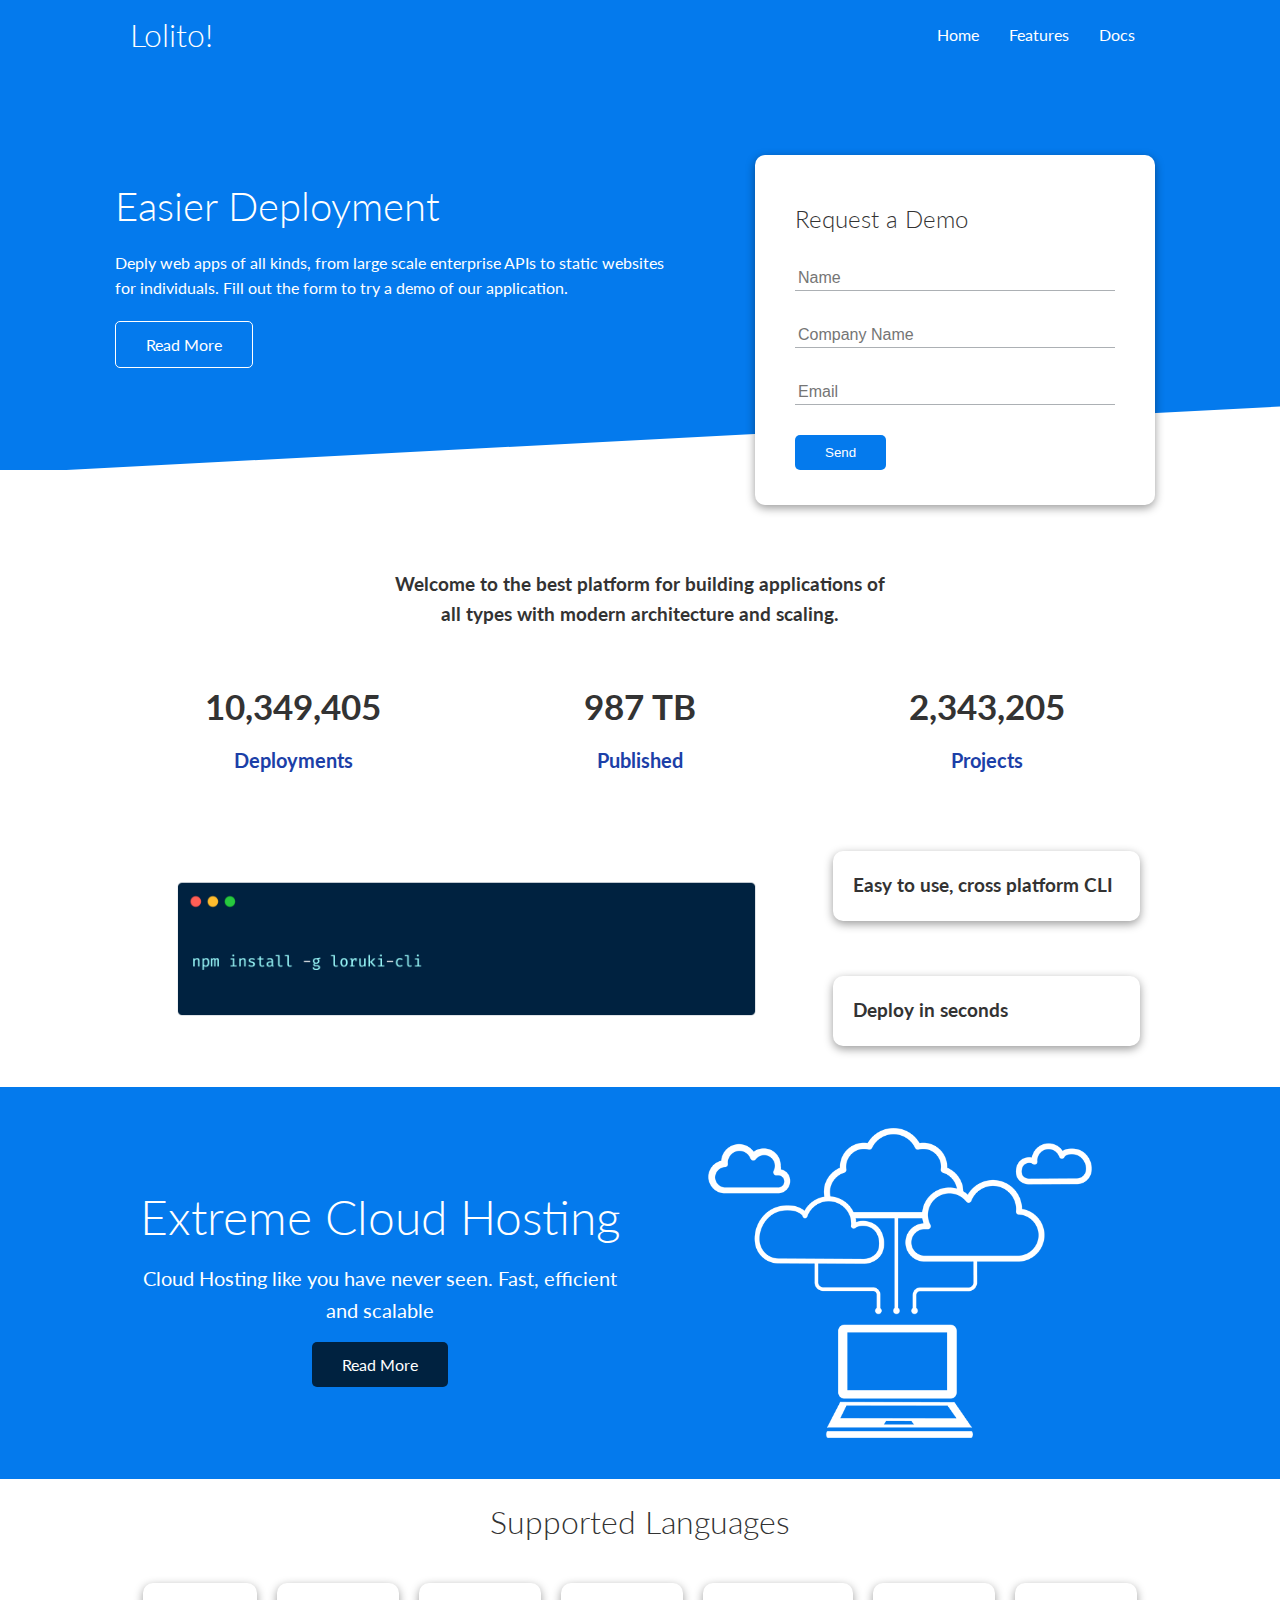
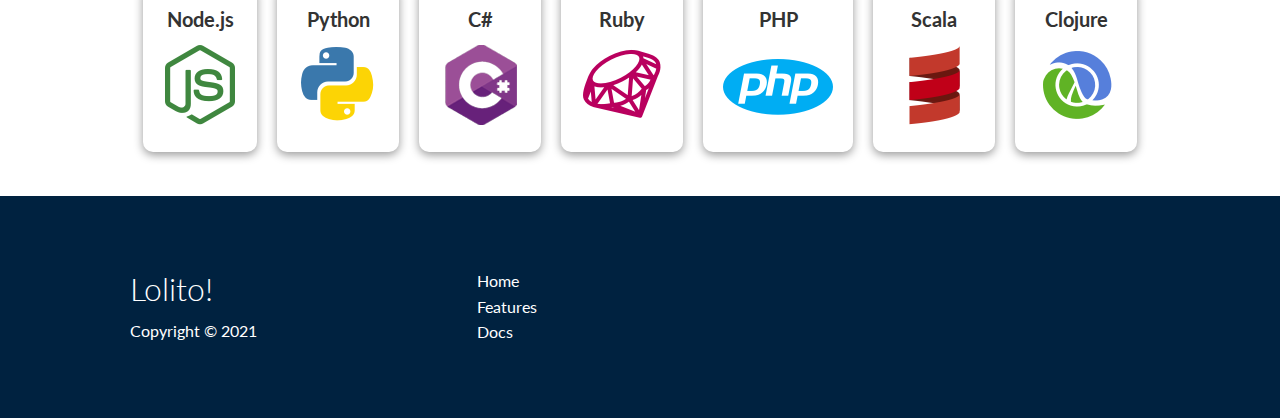
<file: index.html>
<!DOCTYPE html>
<html lang="en">
  <head>
    <meta charset="UTF-8" />
    <meta http-equiv="X-UA-Compatible" content="IE=edge" />
    <meta name="viewport" content="width=device-width, initial-scale=1.0" />
    <link rel="stylesheet" href="./css/utilities.css" />
    <link rel="stylesheet" href="./css/style.css" />
    <link
      rel="stylesheet"
      href="https://cdnjs.cloudflare.com/ajax/libs/font-awesome/6.0.0-beta2/css/all.min.css"
      integrity="sha512-YWzhKL2whUzgiheMoBFwW8CKV4qpHQAEuvilg9FAn5VJUDwKZZxkJNuGM4XkWuk94WCrrwslk8yWNGmY1EduTA=="
      crossorigin="anonymous"
      referrerpolicy="no-referrer"
    />
    <title>Lolito|Cloud Hosting for anyone</title>
  </head>
  <body>

    <!-- Navbar -->

    <div class="navbar">
      <div class="container flex">
        <h1 class="logo">Lolito!</h1>
        <ul>
          <li><a href="index.html">Home</a></li>
          <li><a href="features.html">Features</a></li>
          <li><a href="docs.html">Docs</a></li>
        </ul>
      </div>
    </div>

    <!-- Showcase area -->

    <section class="showcase">
      <div class="container grid">
        <div class="showcase-text">
          <h1>Easier Deployment</h1>
          <p>
            Deply web apps of all kinds, from large scale enterprise APIs to
            static websites for individuals. Fill out the form to try a demo of
            our application.
          </p>
          <a href="./features.html" class="btn btn-outline">Read More</a>
        </div>
        <div class="showcase-form card">
          <h2>Request a Demo</h2>
          <form>
            <div class="form-control">
              <input type="text" name="name" placeholder="Name" required />
            </div>
            <div class="form-control">
              <input
                type="text"
                name="company"
                placeholder="Company Name"
                required
              />
            </div>
            <div class="form-control">
              <input type="email" name="emial" placeholder="Email" required />
            </div>
            <input type="submit" value="Send" class="btn btn-primary" />
          </form>
        </div>
      </div>
    </section>

    <!-- Stats -->

    <section class="stats">
      <div class="container">
        <h3 class="stats-heading text-center my-1">
          Welcome to the best platform for building applications of all types
          with modern architecture and scaling.
        </h3>
        <div class="grid grid-3 text-center my-4">
          <div>
            <i class="fas fa-server fa-3x"></i>
            <h3>10,349,405</h3>
            <p class="text-secondary">Deployments</p>
          </div>
          <div>
            <i class="fas fa-upload fa-3x"></i>
            <h3>987 TB</h3>
            <p class="text-secondary">Published</p>
          </div>
          <div>
            <i class="fas fa-project-diagram fa-3x"></i>
            <h3>2,343,205</h3>
            <p class="text-secondary">Projects</p>
          </div>
        </div>
      </div>
    </section>

    <!-- CLI -->

    <section class="cli">
      <div class="container grid">
        <img src="/images/cli.png" alt="cli images" />
        <div class="card">
          <h3>Easy to use, cross platform CLI</h3>
        </div>
        <div class="card">
          <h3>Deploy in seconds</h3>
        </div>
      </div>
    </section>

    <!-- Cloud -->

    <section class="cloud bg-primary py-2 my-2">
      <div class="container grid">
        <div class="text-containe text-center">
          <h2 class="lg">Extreme Cloud Hosting</h2>
          <p class="lead my-1">
            Cloud Hosting like you have never seen. Fast, efficient and scalable
          </p>
          <a href="./features.html" class="btn btn-dark">Read More</a>
        </div>
        <img src="./images/cloud.png" alt="cloud image" />
      </div>
    </section>

    <!-- Languages -->

    <section class="languages">
      <h2 class="md text-center my-2">Supported Languages</h2>
      <div class="container flex">
        <div class="card">
          <h4>Node.js</h4>
          <img src="./images/logos/node.png" alt="node" />
        </div>
        <div class="card">
          <h4>Python</h4>
          <img src="./images/logos/python.png" alt="python" />
        </div>
        <div class="card">
          <h4>C#</h4>
          <img src="./images/logos/csharp.png" alt="csharp" />
        </div>
        <div class="card">
          <h4>Ruby</h4>
          <img src="./images/logos/ruby.png" alt="ruby" />
        </div>
        <div class="card">
          <h4>PHP</h4>
          <img src="./images/logos/php.png" alt="php" />
        </div>
        <div class="card">
          <h4>Scala</h4>
          <img src="./images/logos/scala.png" alt="scala" />
        </div>
        <div class="card">
          <h4>Clojure</h4>
          <img src="./images/logos/clojure.png" alt="" />
        </div>
      </div>
    </section>

    <!-- Footer --> 

    <footer class="footer bg-dark py-5">
      <div class="container grid grid-3">
        <div>
          <h1>Lolito!</h1>
          <p>Copyright &copy; 2021</p>
        </div>
        <nav>
          <ul>
            <li><a href="#">Home</a></li>
            <li><a href="#">Features</a></li>
            <li><a href="#">Docs</a></li>
          </ul>
        </nav>
        <div class="social">
          <a href="#"><i class="fab fa-github fa-2x"></i></a>
          <a href="#"><i class="fab fa-facebook fa-2x"></i></a>
          <a href="#"><i class="fab fa-linkedin fa-2x"></i></a>
          <a href="#"><i class="fab fa-twitter fa-2x"></i></a>
        </div>
      </div>
    </footer>
  </body>
</html>
</file>
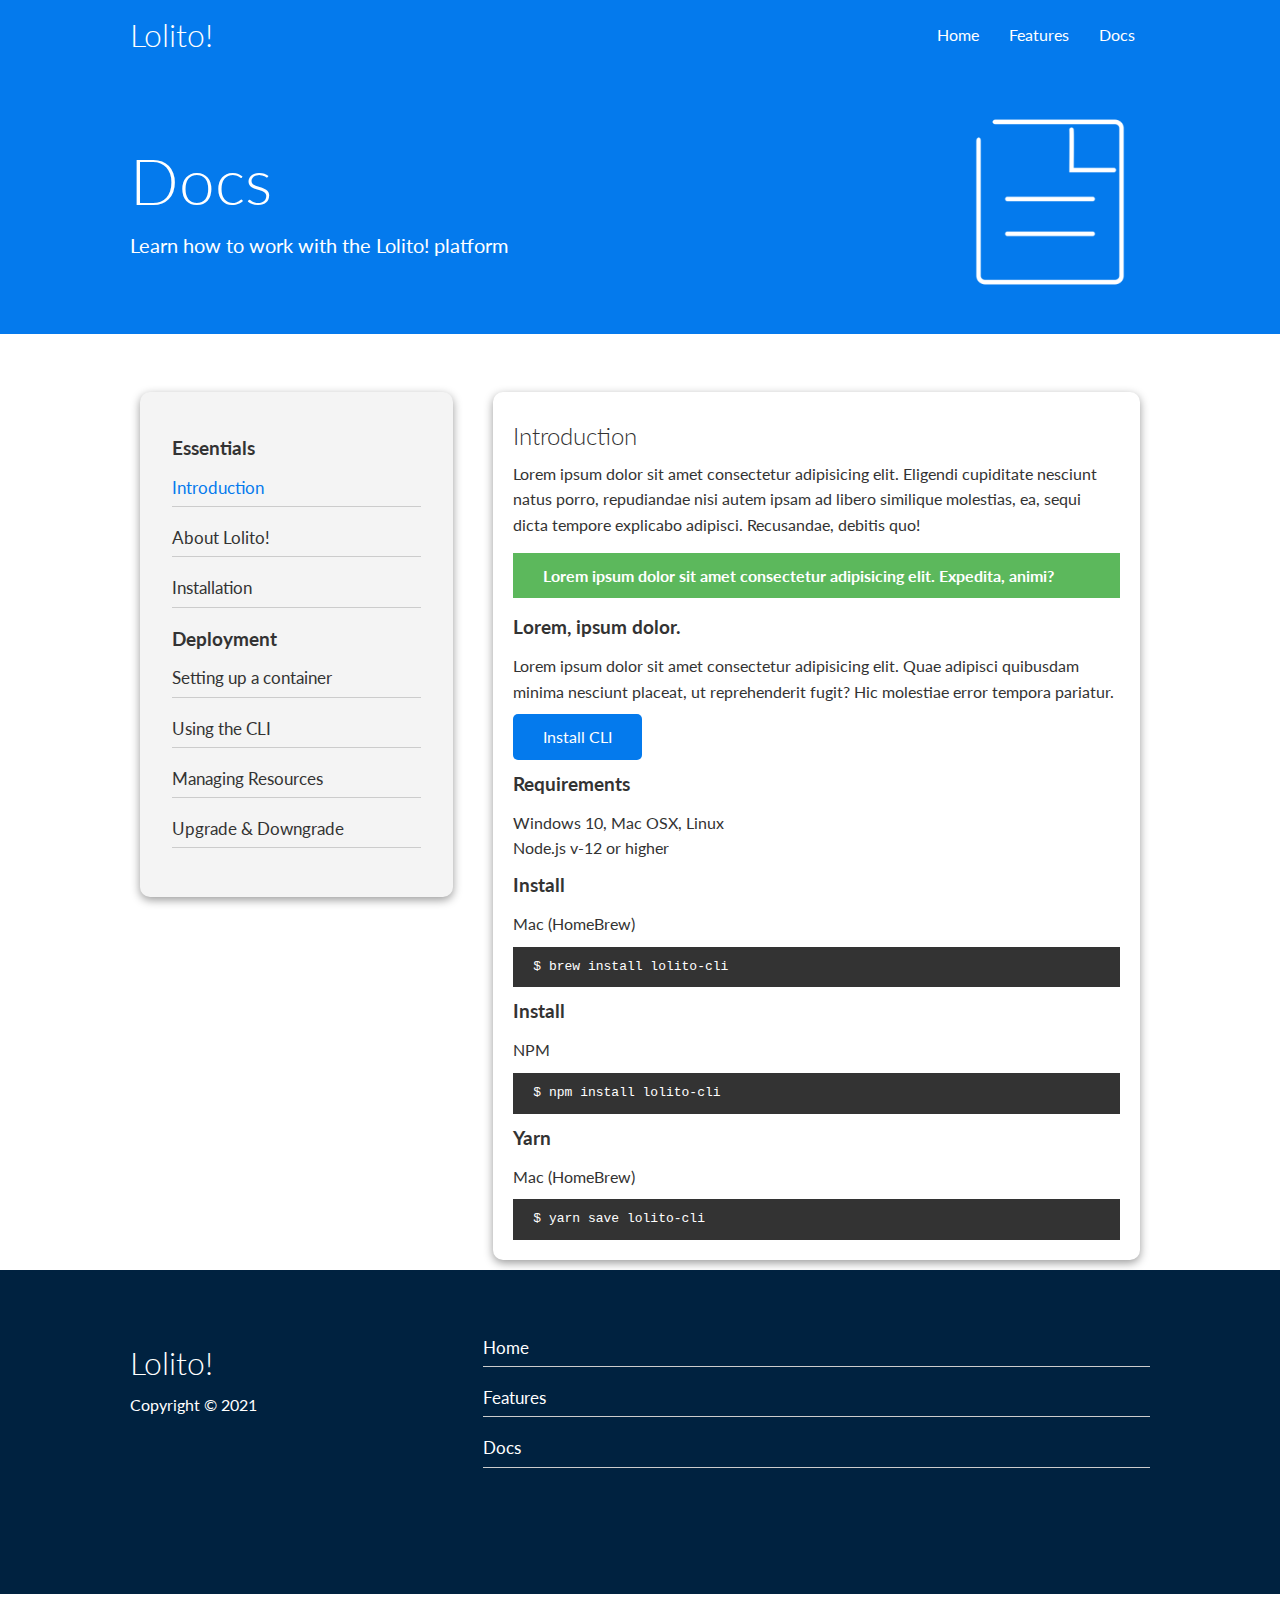
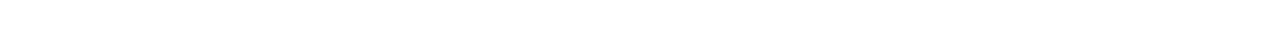
<file: docs.html>
<!DOCTYPE html>
<html lang="en">
  <head>
    <meta charset="UTF-8" />
    <meta http-equiv="X-UA-Compatible" content="IE=edge" />
    <meta name="viewport" content="width=device-width, initial-scale=1.0" />
    <link rel="stylesheet" href="./css/utilities.css" />
    <link rel="stylesheet" href="./css/style.css" />
    <link
      rel="stylesheet"
      href="https://cdnjs.cloudflare.com/ajax/libs/font-awesome/6.0.0-beta2/css/all.min.css"
      integrity="sha512-YWzhKL2whUzgiheMoBFwW8CKV4qpHQAEuvilg9FAn5VJUDwKZZxkJNuGM4XkWuk94WCrrwslk8yWNGmY1EduTA=="
      crossorigin="anonymous"
      referrerpolicy="no-referrer"
    />
    <title>Lolito|Cloud Hosting for anyone</title>
  </head>
  <body>

    <!-- Navbar -->
    
    <div class="navbar">
      <div class="container flex">
        <h1 class="logo">Lolito!</h1>
        <ul>
          <li><a href="index.html">Home</a></li>
          <li><a href="features.html">Features</a></li>
          <li><a href="docs.html">Docs</a></li>
        </ul>
      </div>
    </div>

    <!-- Head -->
    <div class="docs-head bg-primary py-3">
        <div class="container grid">
            <div>
                <h1 class="xl">Docs</h1>
                <p class="lead">Learn how to work with the Lolito! platform</p>
            </div>
            <img src="./images/docs.png" alt="">
        </div>
    </div>

    <!-- Docs Main -->

    <section class="docs-main my-4">
        <div class="container grid">
            <div class="card bg-light p-3">
                <h3 class="my-3" >Essentials</h3>

                <nav>
                    <ul>
                        <li><a class="text-primary" href="#">Introduction</a></li>
                        <li><a href="#">About Lolito!</a></li>
                        <li><a href="#">Installation</a></li>
                    </ul>
                </nav>
                <h3 class="my-2">Deployment</h3>
                <nav>
                    <ul>
                        <li><a href="#">Setting up a container</a></li>
                        <li><a href="#">Using the CLI</a></li>
                        <li><a href="#">Managing Resources</a></li>
                        <li><a href="#">Upgrade & Downgrade</a></li>
                    </ul>
                </nav>
            </div>

            <div class="card">
                <h2>Introduction</h2>
                <p>Lorem ipsum dolor sit amet consectetur adipisicing elit. Eligendi cupiditate nesciunt natus porro, repudiandae nisi autem ipsam ad libero similique molestias, ea, sequi dicta tempore explicabo adipisci. Recusandae, debitis quo!</p>
                <div class="alert alert-success">
                <i class="fas fa-info"></i>Lorem ipsum dolor sit amet consectetur adipisicing elit. Expedita, animi?
                </div>
                <h3>Lorem, ipsum dolor.</h3>
                <p>Lorem ipsum dolor sit amet consectetur adipisicing elit. Quae adipisci quibusdam minima nesciunt placeat, ut reprehenderit fugit? Hic molestiae error tempora pariatur.</p>
                <a href="#" class="btn btn-primary">Install CLI</a>

                <h3>Requirements</h3>
                <ul>
                    <li>Windows 10, Mac OSX, Linux</li>
                    <li>Node.js v-12 or higher</li>
                </ul>

                <h3>Install</h3>
                <p>Mac (HomeBrew) </p>
                <pre><code>$ brew install lolito-cli</code></pre>

                <h3>Install</h3>
                <p>NPM</p>
                <pre><code>$ npm install lolito-cli</code></pre>

                <h3>Yarn</h3>
                <p>Mac (HomeBrew) </p>
                <pre><code>$ yarn save lolito-cli</code></pre>
            </div>
        </div>
    </s>

    <!-- Footer -->

    <footer class="footer bg-dark py-5">
      <div class="container grid grid-3">
        <div>
          <h1>Lolito!</h1>
          <p>Copyright &copy; 2021</p>
        </div>
        <nav>
          <ul>
            <li><a href="#">Home</a></li>
            <li><a href="#">Features</a></li>
            <li><a href="#">Docs</a></li>
          </ul>
        </nav>
        <div class="social">
          <a href="#"><i class="fab fa-github fa-2x"></i></a>
          <a href="#"><i class="fab fa-facebook fa-2x"></i></a>
          <a href="#"><i class="fab fa-linkedin fa-2x"></i></a>
          <a href="#"><i class="fab fa-twitter fa-2x"></i></a>
        </div>
      </div>
    </footer>
  </body>
</html>
</file>
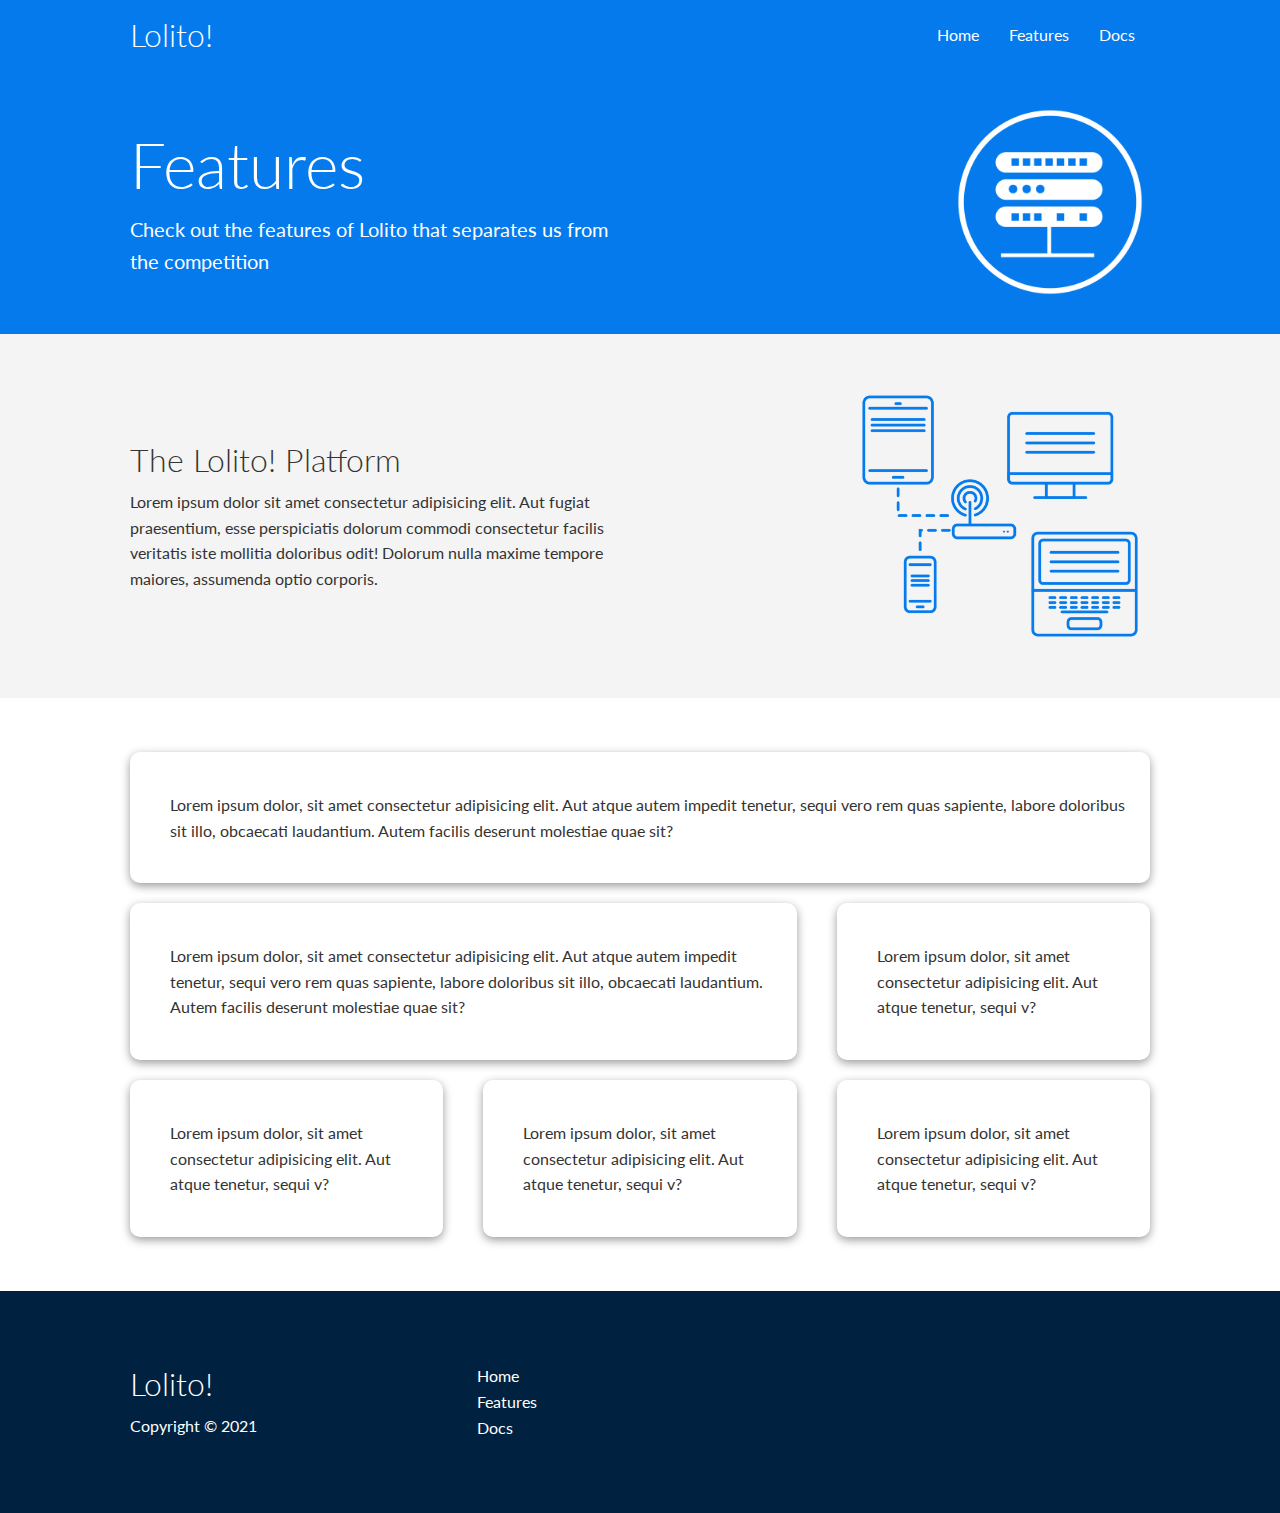
<file: features.html>
<!DOCTYPE html>
<html lang="en">
  <head>
    <meta charset="UTF-8" />
    <meta http-equiv="X-UA-Compatible" content="IE=edge" />
    <meta name="viewport" content="width=device-width, initial-scale=1.0" />
    <link rel="stylesheet" href="./css/utilities.css" />
    <link rel="stylesheet" href="./css/style.css" />
    <link
      rel="stylesheet"
      href="https://cdnjs.cloudflare.com/ajax/libs/font-awesome/6.0.0-beta2/css/all.min.css"
      integrity="sha512-YWzhKL2whUzgiheMoBFwW8CKV4qpHQAEuvilg9FAn5VJUDwKZZxkJNuGM4XkWuk94WCrrwslk8yWNGmY1EduTA=="
      crossorigin="anonymous"
      referrerpolicy="no-referrer"
    />
    <title>Lolito|Cloud Hosting for anyone</title>
  </head>
  <body>

    <!-- Navbar -->
    
    <div class="navbar">
      <div class="container flex">
        <h1 class="logo">Lolito!</h1>
        <ul>
          <li><a href="index.html">Home</a></li>
          <li><a href="features.html">Features</a></li>
          <li><a href="docs.html">Docs</a></li>
        </ul>
      </div>
    </div>

    <!-- Head -->
    <div class="features-head bg-primary py-3">
        <div class="container grid">
            <div>
                <h1 class="xl">Features</h1>
                <p class="lead">Check out the features of Lolito that separates us from the competition</p>
            </div>
            <img src="./images/server.png" alt="">
        </div>
    </div>

    <!-- Sub-head -->

    <div class="features-sub-head bg-light py-3">
        <div class="container grid">
            <div>
                <h1 class="md">The Lolito! Platform</h1>
                <p>Lorem ipsum dolor sit amet consectetur adipisicing elit. Aut fugiat praesentium, esse perspiciatis dolorum commodi consectetur facilis veritatis iste mollitia doloribus odit! Dolorum nulla maxime tempore maiores, assumenda optio corporis.</p>
            </div>
            <img src="./images/server2.png" alt="">
        </div>
    </div>

    <!-- features main -->

    <section class="features-main my-2">
        <div class="container grid grid-3">
            <div class="card flex">
                <i class="fas fa-server fa-3x"></i>
                <p>Lorem ipsum dolor, sit amet consectetur adipisicing elit. Aut atque autem impedit tenetur, sequi vero rem quas sapiente, labore doloribus sit illo, obcaecati laudantium. Autem facilis deserunt molestiae quae sit?</p>
            </div>
            <div class="card flex">
                <i class="fas fa-laptop-code fa-3x"></i>
                <p>Lorem ipsum dolor, sit amet consectetur adipisicing elit. Aut atque autem impedit tenetur, sequi vero rem quas sapiente, labore doloribus sit illo, obcaecati laudantium. Autem facilis deserunt molestiae quae sit?</p>
            </div>
            <div class="card flex">
                <i class="fas fa-database fa-3x"></i>
                <p>Lorem ipsum dolor, sit amet consectetur adipisicing elit. Aut atque tenetur, sequi v?</p>
            </div>
            <div class="card flex">
                <i class="fas fa-power-off fa-3x"></i>
                <p>Lorem ipsum dolor, sit amet consectetur adipisicing elit. Aut atque tenetur, sequi v?</p>
            </div>
            <div class="card flex">
                <i class="fas fa-project-diagram fa-3x"></i>
                <p>Lorem ipsum dolor, sit amet consectetur adipisicing elit. Aut atque tenetur, sequi v?</p>
            </div>
            <div class="card flex">
                <i class="fas fa-upload fa-3x"></i>
                <p>Lorem ipsum dolor, sit amet consectetur adipisicing elit. Aut atque tenetur, sequi v?</p>
            </div>
        </div>
    </section>

    <!-- Footer -->

    <footer class="footer bg-dark py-5">
      <div class="container grid grid-3">
        <div>
          <h1>Lolito!</h1>
          <p>Copyright &copy; 2021</p>
        </div>
        <nav>
          <ul>
            <li><a href="#">Home</a></li>
            <li><a href="#">Features</a></li>
            <li><a href="#">Docs</a></li>
          </ul>
        </nav>
        <div class="social">
          <a href="#"><i class="fab fa-github fa-2x"></i></a>
          <a href="#"><i class="fab fa-facebook fa-2x"></i></a>
          <a href="#"><i class="fab fa-linkedin fa-2x"></i></a>
          <a href="#"><i class="fab fa-twitter fa-2x"></i></a>
        </div>
      </div>
    </footer>
  </body>
</html>
</file>
<file: css/utilities.css>
.container {
    max-width: 1100px;
    margin: 0 auto;
    padding: 0 40px;
    overflow:auto;
}

.card {
    background-color: #fff;
    border-radius: 10px;
    color: #333;
    padding: 20px;
    margin: 10px;
    box-shadow: 0 3px 10px rgba(0, 0, 0, 0.4);
}

.btn {
    display: inline-block;
    padding: 10px 30px;
    border: none;
    border-radius: 5px;
    background-color: var(--primary-color);
    color: #fff;
    cursor: pointer;
}

.btn-outline{
    background-color: transparent;
    border: 1px solid #fff;
}

.btn:hover{
    transform: scale(0.98);
}

/* Text sizes */

.lead{
    font-size: 20px;
}

.sm{
    font-size: 1rem;
}

.md{
    font-size: 2rem;
}

.lg{
    font-size: 3rem;
}

.xl{
    font-size: 4rem;
}

/* Background colors and colored buttons */
.bg-primary, .btn-primary{
    background-color: var(--primary-color);
    color: #fff;
}

.bg-secondary, .btn-secondary{
    background-color: var(--secondary-color);
    color: #fff;
}

.bg-light, .btn-light{
    background-color: var(--light-color);
    color: #333;
}

.bg-dark, .btn-dark{
    background-color: var(--dark-color);
    color: #fff;
}

.bg-primary a, .btn-primary a,
.bg-secondary a, .btn-secondary a,
.bg-dark a, .btn-dark a{
    color: #fff;
}

/* Text Colors */
.text-primary{
    color: var(--primary-color);
    
}

.text-secondary{
    color: var(--secondary-color);
    
}

.text-light{
    color: var(--light-color);
    
}

.text-dark{
    color: var(--dark-color);
    
}


.text-center{
    text-align: center;
}

/* Alerts */
.alert{
    background-color: var(--light-color);
    padding: 10px 20px;
    font-weight: bold;
    margin: 15px 0;
}

.alert-success{
    background-color: var(--success-color);
    color: #fff;
}

.alert-error{
    background-color: var(--error-color);
    color: #fff;
}



.flex{
    display: flex;
    justify-content: center;
    height: 100%;
    align-items: center;
}

.grid{
    display: grid;
    grid-template-columns: repeat(2, 1fr);
    justify-content: center;
    align-items: center;
    gap: 20px;
    height: 100%;
}

.grid-3{
    grid-template-columns: repeat(3, 1fr);
}

/* Margins */

.my-1{
    margin: 1rem 0;
}
.my-2{
    margin: 1.5rem 0;
}
.my-3{
    margin: 2rem 0;
}
.my-4{
    margin: 3rem 0;
}
.my-5{
    margin: 4rem 0;
}


.m-1{
    margin: 1rem;
}
.m-2{
    margin: 1.5rem;
}
.m-3{
    margin: 2rem;
}
.m-4{
    margin: 3rem;
}
.m-5{
    margin: 4rem;
}

/* Padding */

.py-1{
    padding: 1rem 0;
}
.py-2{
    padding: 1.5rem 0;
}
.py-3{
    padding: 2rem 0;
}
.py-4{
    padding: 3rem 0;
}
.py-5{
    padding: 4rem 0;
}


.p-1{
    padding: 1rem;
}
.p-2{
    padding: 1.5rem;
}
.p-3{
    padding: 2rem;
}
.p-4{
    padding: 3rem;
}
.p-5{
    padding: 4rem;
}
</file>
<file: css/style.css>
@import url('https://fonts.googleapis.com/css2?family=Lato:wght@300&display=swap');

:root{
    --primary-color: #047aed;
    --secondary-color: #1c3fa8;
    --dark-color: #002240;
    --light-color: #f4f4f4;
    --success-color: #5cb85c;
    --error-color: #d9534f;
}

*{
    box-sizing: border-box;
    padding: 0;
    margin: 0;
}

body{
    font-family: 'Lato', sans-serif;
    color: #333;
    line-height: 1.6;
}

ul {
    list-style: none;
}

a {
    text-decoration: none;
    color: #333;
}

h1, h2 {
    font-weight: 300;
    line-height: 1.2;
    margin: 10px 0;
}
p{
    margin: 10px 0;
}

img {
    width: 100%
}

code, pre{
    background-color: #333;
    color: #fff;
    padding: 10px;
}

@keyframes  slideInFromLeft{
    0%{
        transform:translateX(-100%)
    }
    100%{
        transform: translateX(0);
    }
}

@keyframes  slideInFromRight{
    0%{
        transform:translateX(100%)
    }
    100%{
        transform: translateX(0);
    }
}

@keyframes  slideInFromUp{
    0%{
        transform:translateY(-100%)
    }
    100%{
        transform: translateX(0);
    }
}

@keyframes  slideInFromDown{
    0%{
        transform:translateY(100%)
    }
    100%{
        transform: translateX(0);
    }
}

/* Navbar */
.navbar {
    background-color: var(--primary-color);
    color: #fff;
    height: 70px;
    overflow: auto;
    justify-content: center;
}

.navbar .flex{
    justify-content: space-between;
}

.navbar ul{
    display: flex;
}

.navbar a{
    padding: 10px;
    color: #fff;
    margin: 0 5px;
}

.navbar a:hover{
    border-bottom: 2px solid #fff;
}

/* Showcase */

.showcase {
    background-color: var(--primary-color) ;
    height: 400px;
    color: #fff;
    position: relative;
}
.showcase h1{
    font-size: 40px;
}

.showcase p{
    margin: 20px 0;
}

.showcase .grid{
    grid-template-columns: 55% 45%;
    gap: 30px;
    overflow: visible;
}

.showcase-text{
    animation: slideInFromLeft 1s ease-in;
}

.showcase-form{
    position: relative;
    top: 60px;
    height: 350px;
    width: 400px;
    padding: 40px;
    z-index: 100;
    justify-self: flex-end;
    animation: slideInFromRight 1s ease-in;
}

.showcase-form .form-control{
    margin: 30px 0;
}

.showcase-form input[type = 'text'],
.showcase-form input[type = 'email']{
    border: 0;
    border-bottom: 1px solid #acb0b4;
    width: 100%;
    padding: 3px;
    font-size: 16px;
}

.showcase-form input:focus {
    outline: none;
}

/* .showcase::before, */
.showcase::after{
    content: "";
    position: absolute;
    height: 100px;
    bottom: -70px;
    right: 0;
    left: 0;
    background-color: white;
    transform: skewY(-3deg);
    -webkit-transform: skewY(-3deg);
    -moz-transform: skewY(-3deg);
    -ms-transform: skewY(-3deg);
}

/* Stats */

.stats{
    padding-top: 100px;
    animation: slideInFromDown 1s ease-in;
}

.stats-heading {
    max-width: 500px;
    margin: auto auto;
}

.stats .grid h3{
    font-size: 35px;
}

.stats .grid p{
    font-size: 20px;
    font-weight: bold;
}

.cli .grid{
    grid-template-columns: repeat(3, 1fr);
    grid-template-rows: repeat(2, 1fr);
}

.cli .grid > *:first-child{
    grid-column: 1/span 2;
    grid-row: 1/span 2;
}


/* CLOUD */
.cloud{
    grid-template-columns: 4fr 3fr;
}

/* Languages */

.languages  .flex{
    flex-wrap: wrap;
}

.languages .card{
    text-align: center;
    margin: 18px 10px 44px;
    transition: transform 0.2s ease-in;
}

.languages .card h4{
    font-size: 20px;
    margin-bottom: 10px;
}

.languages .card:hover{
    transform: translateY(-15px);
}

/* Features */

.features-head img{
    width: 200px;
    justify-self: flex-end;
}

.features-sub-head img{
    width: 300px;
    justify-self: flex-end;
}

/* Features main */

.features-main{
    height: auto;
}

.features-main .card > i{
    margin-right: 20px;
}

.features-main .grid{
    padding: 30px;
}
.features-main .grid *:first-child{
    grid-column: 1/span 3;
}
.features-main .grid *:nth-child(2){
    grid-column: 1/span 2;
}

/* Docs */
.docs-head img{
    width: 200px;
    justify-self: flex-end;
}


.docs-main .grid{
    grid-template-columns: 1fr 2fr;
    align-items: flex-start;
}

.docs-main h3{
    margin: 10px 0;
}

.docs-main nav li{
    font-size: 17px;
    padding-bottom: 5px;
    margin-bottom: 17px;
    border-bottom: 1px solid #ccc;
}

.docs-main a:hover{
    font-weight: bold;
}

.alert i{
    margin-right: 10px;
}

/* Footer */

.footer .social a{
    margin: 0 10px;
}

/*  TABLETS AND UNDER */

@media(max-width: 894px){
    .grid,
    .showcase .grid,
    .stats .grid,
    .cli .grid,
    .cloud .grid,
    .features-main .grid,
    .docs-main .grid{
        grid-template-columns: 1fr;
        grid-template-rows: 1fr;
    }
    .showcase{
        height: auto;
    }
    .showcase-text{
        text-align: center;
        margin-top: 40px;
    }

    .showcase-form{
        justify-self: center;
        margin: auto;
        width: auto;
    }
    .cli .grid > *:first-child{
        grid-column: 1;
        grid-row: 1;
    }

    .features-head,
    .features-sub-head,
    .docs-head {
        text-align: center;
    }
    .features-head img,
    .features-sub-head img,
    .docs-head img{
        justify-self: center;
    }


    .features-main .grid > *:first-child,
    .features-main .grid > *:nth-child(2){
        grid-column: 1;
    }
}


/* MOBILES */

@media(max-width:550px){
    body{
        overflow-x: hidden;
    }

    .navbar{
        height: 150px;
    }
    .navbar .flex{
        flex-direction: column;
    }
    .navbar ul{
        padding: 10px;
        background-color: rgba(0, 0 , 0, 0.1);
    }
    .footer .social,
    .footer nav{
        justify-self: center;
        margin: auto;
    }

    .footer .social a{
        margin: 10px;
        padding: 5px;
    }

}
</file>
